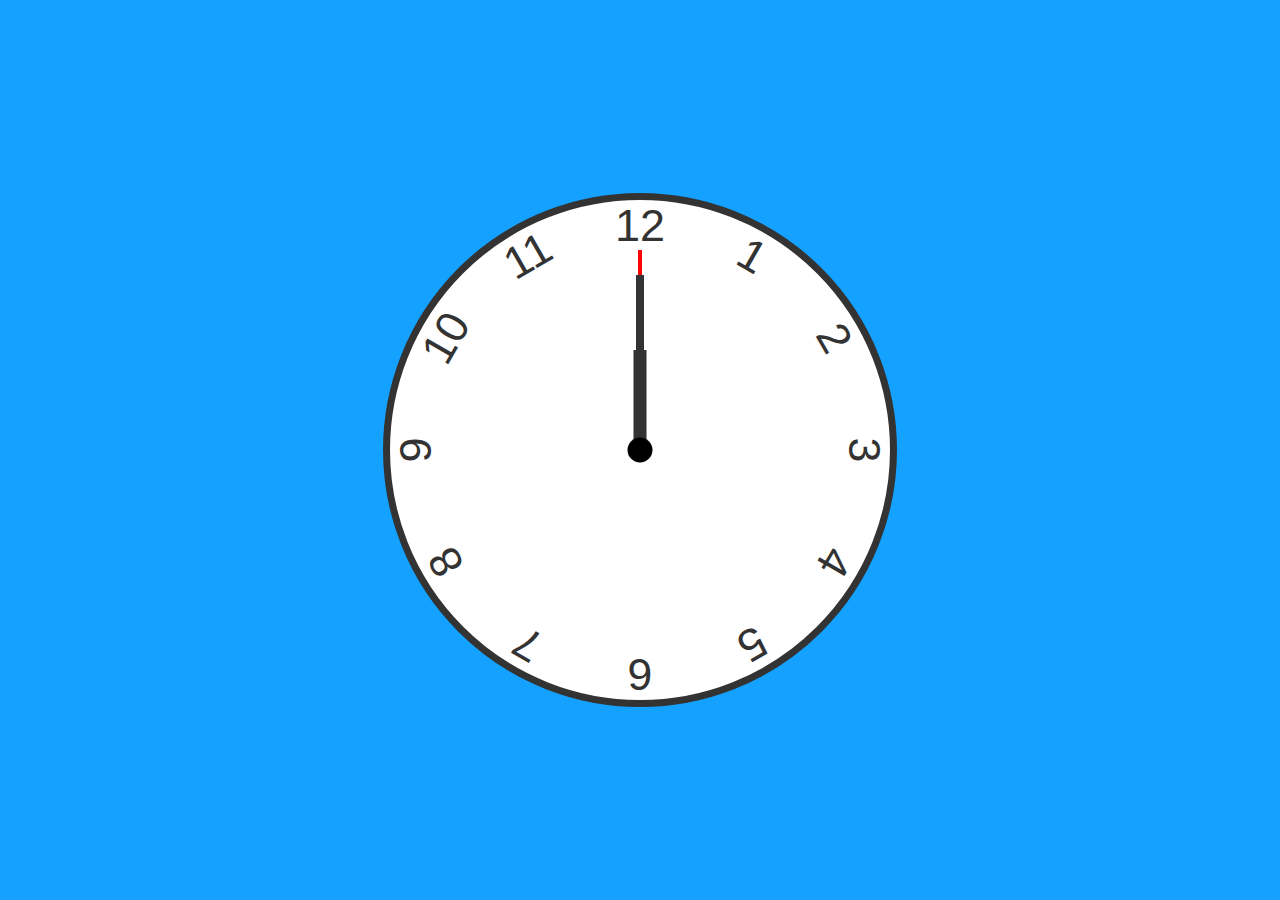
<file: projects/clock/index.html>
<!DOCTYPE html>
<html lang="en">
  <head>
    <meta charset="UTF-8">
    <meta name="viewport" content="width=device-width, initial-scale=1.0">
    <meta http-equiv="X-UA-Compatible" content="ie=edge">
    <title>Analog Clock</title>
    <link rel="stylesheet" href="styles.css">
  </head>
  <body>
    <div class="clock">
      <div class="num n1">1</div>
      <div class="num n2">2</div>
      <div class="num n3">3</div>
      <div class="num n4">4</div>
      <div class="num n5">5</div>
      <div class="num n6">6</div>
      <div class="num n7">7</div>
      <div class="num n8">8</div>
      <div class="num n9">9</div>
      <div class="num n10">10</div>
      <div class="num n11">11</div>
      <div class="num n12">12</div>

      <div class="hand hour"></div>
      <div class="hand minute"></div>
      <div class="hand second"></div>
    </div>

    <script src="main.js"></script>
  </body>
</html>
</file>
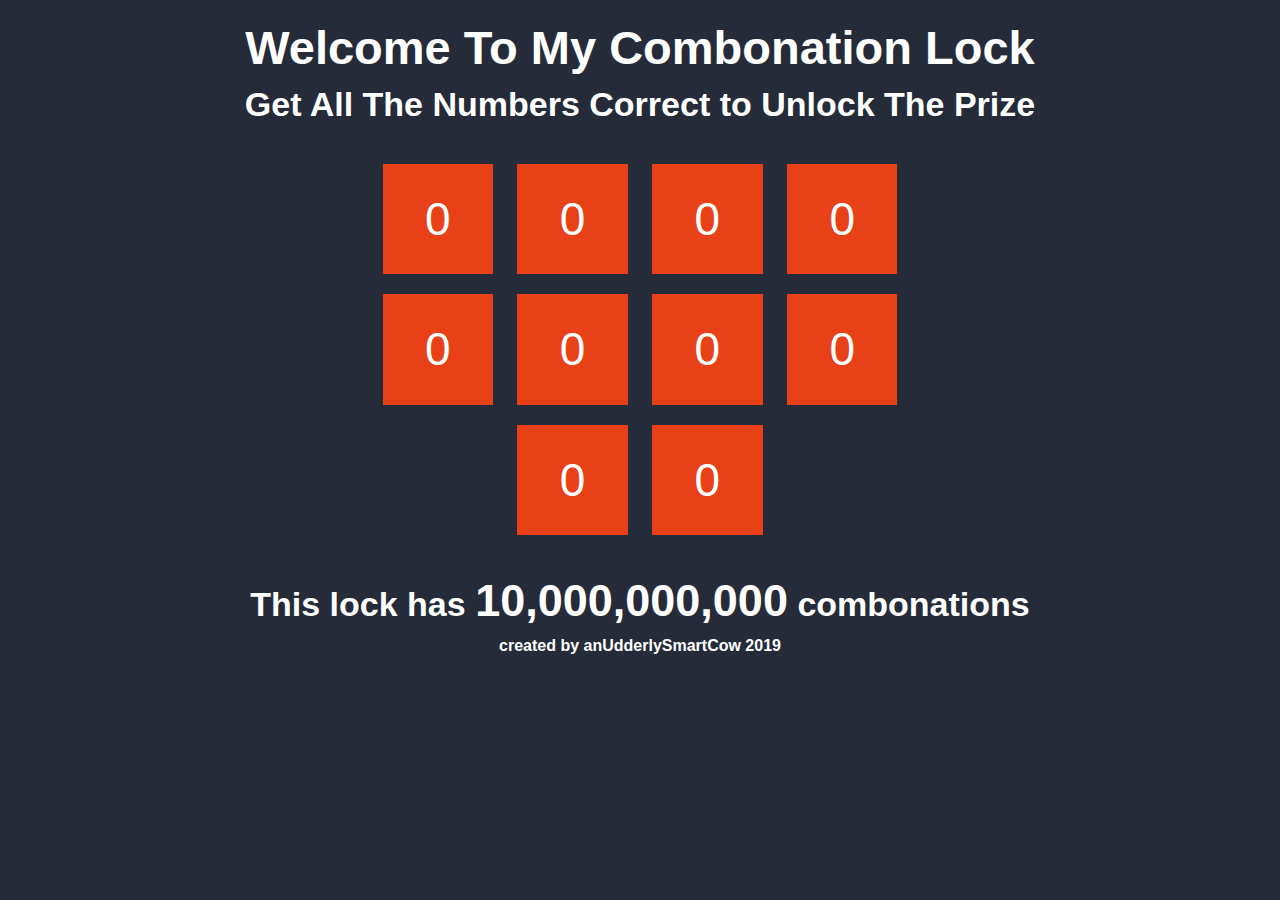
<file: projects/combo lock/index.html>
<!DOCTYPE html>
<html lang="en">
  <head>
    <meta charset="UTF-8">
    <meta name="viewport" content="width=device-width, initial-scale=1.0">
    <meta http-equiv="X-UA-Compatible" content="ie=edge">
    <title>Combonation Lock</title>
    <link href="styles.css" type="text/css" rel="stylesheet">
  </head>

  <body>
    <h1>Welcome To My Combonation Lock</h1>
    <h2>Get All The Numbers Correct to Unlock The Prize</h2>
    <div id="lock">
      <div class="num" id="d1" onclick="d1++">0</div>
      <div class="num" id="d2" onclick="d2++">0</div>
      <div class="num" id="d3" onclick="d3++">0</div>
      <div class="num" id="d4" onclick="d4++">0</div>
      <div class="num" id="d5" onclick="d5++">0</div>
      <div class="num" id="d6" onclick="d6++">0</div>
      <div class="num" id="d7" onclick="d7++">0</div>
      <div class="num" id="d8" onclick="d8++">0</div>
      <div class="num" id="d9" onclick="d9++">0</div>
      <div class="num" id="d10" onclick="d10++">0</div>
    </div>
    <h2>This lock has <span>10,000,000,000</span> combonations</h2>
    <h4>created by anUdderlySmartCow 2019</h4>

   <script>
      let digits = [document.getElementById('d1'), document.getElementById('d2'), document.getElementById('d3'),
              document.getElementById('d4'), document.getElementById('d5'), document.getElementById('d6'),
              document.getElementById('d7'), document.getElementById('d8'), document.getElementById('d9'),
              document.getElementById('d10')];
      let d1 = d2 = d3 = d4 = d5 = d6 = d7 = d8 = d9 = d10 = 0;
      
      let d1comb = Math.round(Math.random()*9);
      let d2comb = Math.round(Math.random()*9);
      let d3comb = Math.round(Math.random()*9);
      let d4comb = Math.round(Math.random()*9);
      let d5comb = Math.round(Math.random()*9);
      let d6comb = Math.round(Math.random()*9);
      let d7comb = Math.round(Math.random()*9);
      let d8comb = Math.round(Math.random()*9);
      let d9comb = Math.round(Math.random()*9);
      let d10comb = Math.round(Math.random()*9);
      setInterval(() => {
        digits[0].innerHTML = d1;
        digits[1].innerHTML = d2;
        digits[2].innerHTML = d3;
        digits[3].innerHTML = d4;
        digits[4].innerHTML = d5;
        digits[5].innerHTML = d6;
        digits[6].innerHTML = d7;
        digits[7].innerHTML = d8;
        digits[8].innerHTML = d9;
        digits[9].innerHTML = d10;
        
        if(d1 == 10) {d1 = 0}
        if(d2 == 10) {d2 = 0}
        if(d3 == 10) {d3 = 0}
        if(d4 == 10) {d4 = 0}
        if(d5 == 10) {d5 = 0}
        if(d6 == 10) {d6 = 0}
        if(d7 == 10) {d7 = 0}
        if(d8 == 10) {d8 = 0}
        if(d9 == 10) {d9 = 0}
        if(d10 == 10) {d10 = 0}
        
        if(d1 == d1comb && d2 == d2comb && d3 == d3comb && d4 == d4comb && d5 == d5comb && d6 == d6comb && d7 == d7comb && d8 == d8comb && d9 == d9comb && d10 == d10comb) {
          document.getElementById('lock').style.background = '#148d02';
        }
      }, 1000/60);
   </script>
  </body>
</html>
</file>
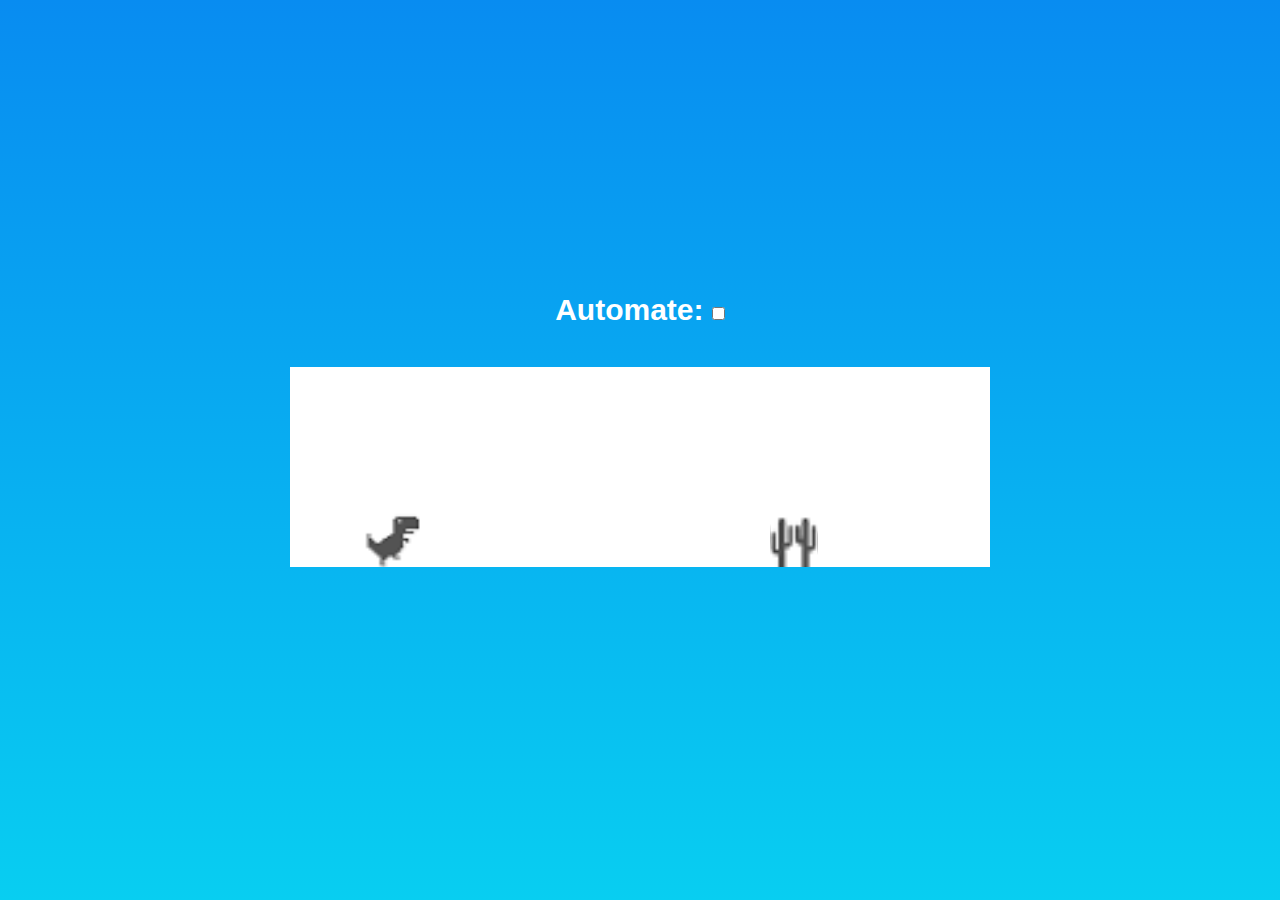
<file: projects/Dino Game/index.html>
<!DOCTYPE html>
<html lang="en">
  <head>
    <meta charset="UTF-8">
    <meta name="viewport" content="width=device-width, initial-scale=1.0">
    <title>Test</title>

    <style>
      * {
        margin: 0;
        padding: 0;
        font-family: sans-serif;
      }

      body {
        background: linear-gradient(#088cf1, #08cef1);
        height: 100vh;
        width: 100%;
        overflow: hidden;
        display: flex;
        flex-direction: column;
        align-items: center;
        justify-content: center;
      }

      #label  {
        font-size: 30px;
        color: white;
        font-weight: 700;
      }

      #auto {
        cursor: pointer;
      }

      #canvas {
        background: white;
        margin: 40px 0;
      }
    </style>
  </head>
  <body>
    <img src="./sprites.png" id="dino" style="display: none;">

    <label id="label">Automate: 
      <input type="checkbox" id="auto">
    </label>

    <canvas id="canvas"></canvas>

    <script src="./main.js"></script>
  </body>
</html>
</file>
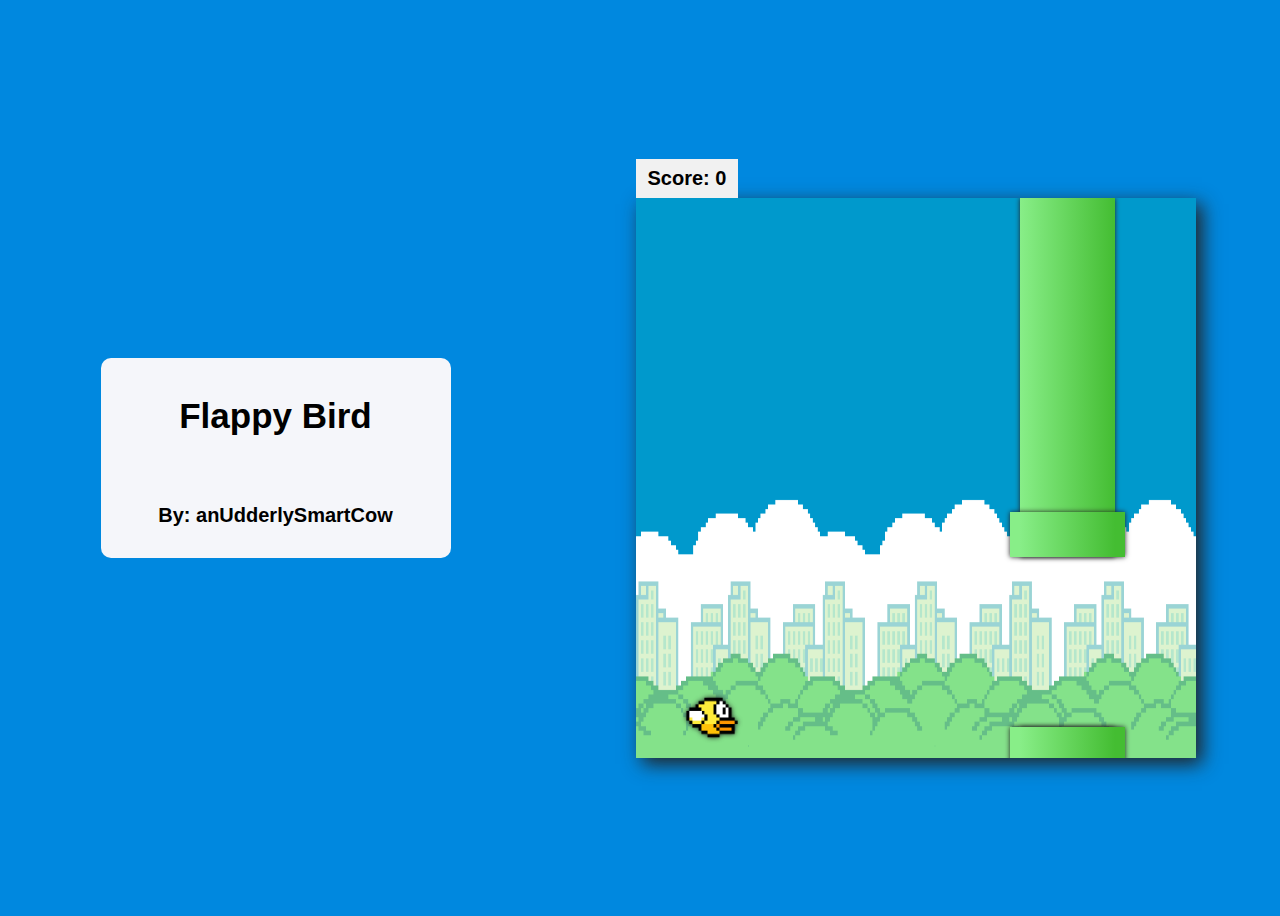
<file: projects/flappy bird/index.html>
<!DOCTYPE html>
<html>
  <head>
    <title>Flappy Bird</title>
    <style>
      body {
        background: #0088df;
        height: 100vh;
        width: 100%;
        display: flex;
        align-items: center;
        justify-content: space-around;
        font-family: Sans-Serif;
        overflow: hidden;
      }
      
      .header {
        width: 350px;
        height: 200px;
        background: #f5f6fa;
        display: flex;
        flex-direction: column;
        justify-content: space-around;
        align-items: center;
        border-radius: 10px;
      }
      
      .header h1 {
        font-size: 35px;
      }
      
      .header h2 {
        font-size: 20px;
      }
      
      #canvas {
        box-shadow: 6px 6px 18px 0 #232323;
        display: block;
      }
      
      #scoreCounter {
        background: #f1f1f1;
        padding: 0.4em 0.6em;
        display: inline-block;
        font-size: 20px;
        font-weight: 600;
        margin: 0;
      }
    </style>
  </head>
  <body>
    <section class="hiddenLoader" style="display: none;">
      <img id="bird" src="./bird.png">
      <img id="bg" src="./bg.png">
    </section>
    
    <section class="header">
      <h1>Flappy Bird</h1>
      <h2>By: anUdderlySmartCow</h2>
    </section>
    
    <section class="gameBox">
      <p id="scoreCounter">Score: 0</p>
      <canvas id="canvas" width="560" height="560"></canvas>
    </section>
    
    <script src="./bird.js"></script>
    <script src="./pipe.js"></script>
    <script src="./main.js"></script>
  </body>
</html>
</file>
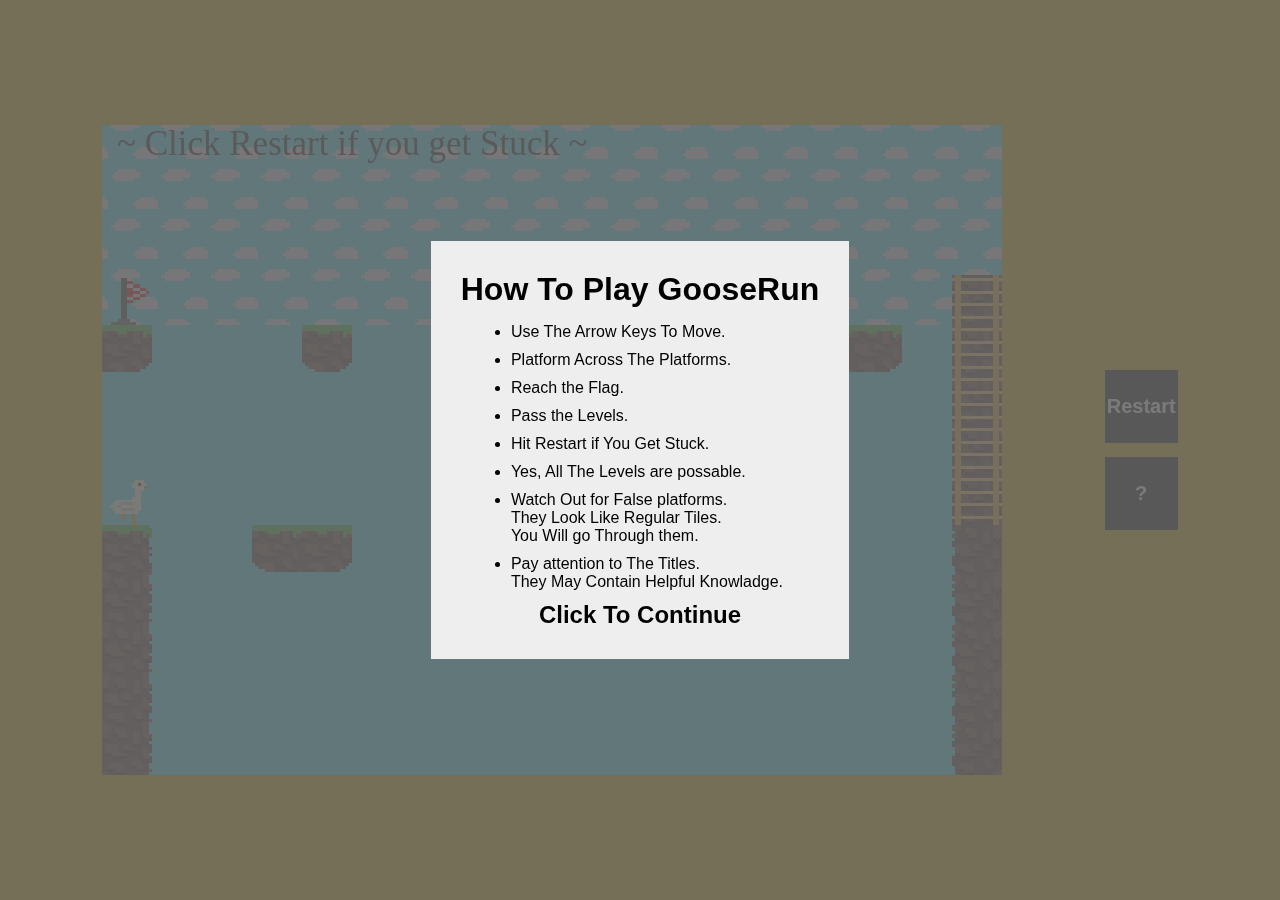
<file: projects/platformer/index.html>
<!DOCTYPE html>
<html lang="en">
  <head>
    <meta charset="UTF-8">
    <meta name="viewport" content="width=device-width, initial-scale=1.0">
    <title>Test</title>

    <style>
      * {
        margin: 0;
        padding: 0;
        font-family: Sans-Serif;
      }

      body {
        background: #da0;
        min-height: 100vh;
        width: 100%;
        display: flex;
        align-items: center;
        justify-content: space-evenly;
      }
      
      #buttons {
        display: flex;
        flex-direction: column;
        align-items: center;
        justify-content: space-between;
        width: 73px;
      }
      
      #reset, #how {
        background: #000;
        color: #fff;
        text-align: center;
        width: 100%;
        height: 73px;
        line-height: 73px;
        font-weight: 800;
        font-size: 20px;
        margin: 7px 0;
      }
      
      #popupbg {
        position: absolute;
        width: 100%;
        height: 100vh;
        background: #666d;
        display: flex;
        flex-direction: column;
        justify-content: center;
        align-items: center;
      }
      
      #popup {
        background: #eee;
        padding: 30px;
        text-align: center;
      }
      
      #popup ul {
        margin: 15px 0 0 14%;
        width: 86%;
        text-align: left;
      }
      
      #popup ul li {
        margin-bottom: 10px;
      }
    </style>
  </head>
  <body>
    <img class="loader" style="display: none;" src="./sprites.png">
    
    <canvas id="canvas"></canvas>
    <section id="buttons">
      <div id="reset" onclick="restart()">Restart</div>
      <div id="how" onclick="togglePopUp()">?</div>
    </section>
    
    <div id="popupbg" onclick="togglePopUp()">
      <div id="popup">
        <h1>How To Play GooseRun</h1>
        <ul>
          <li>Use The Arrow Keys To Move.</li>
          <li>Platform Across The Platforms.</li>
          <li>Reach the Flag.</li>
          <li>Pass the Levels.</li>
          <li>Hit Restart if You Get Stuck.</li>
          <li>Yes, All The Levels are possable.</li>
          <li>Watch Out for False platforms.<br>They Look Like Regular Tiles.<br>You Will go Through them.</li>
          <li>Pay attention to The Titles.<br>They May Contain Helpful Knowladge.</li>
        </ul>
        <h2>Click To Continue</h2>
      </div>
    </div>
    
    <script>
      let popUp = document.querySelector('#popupbg');
      let reset = document.querySelector('#reset');
    
      function togglePopUp() {
        if(popUp.style.display == 'none') {
          popUp.style.display = 'flex';
        } else {
          popUp.style.display = 'none';
        }
      }
      
      function restart() {
        game.player.x = levels[currentLevel].startX; game.player.y = levels[currentLevel].startY;
      }
    </script>
    
    <script src="levels.js"></script>
    <script src="./main.js"></script>
  </body>
</html>
</file>
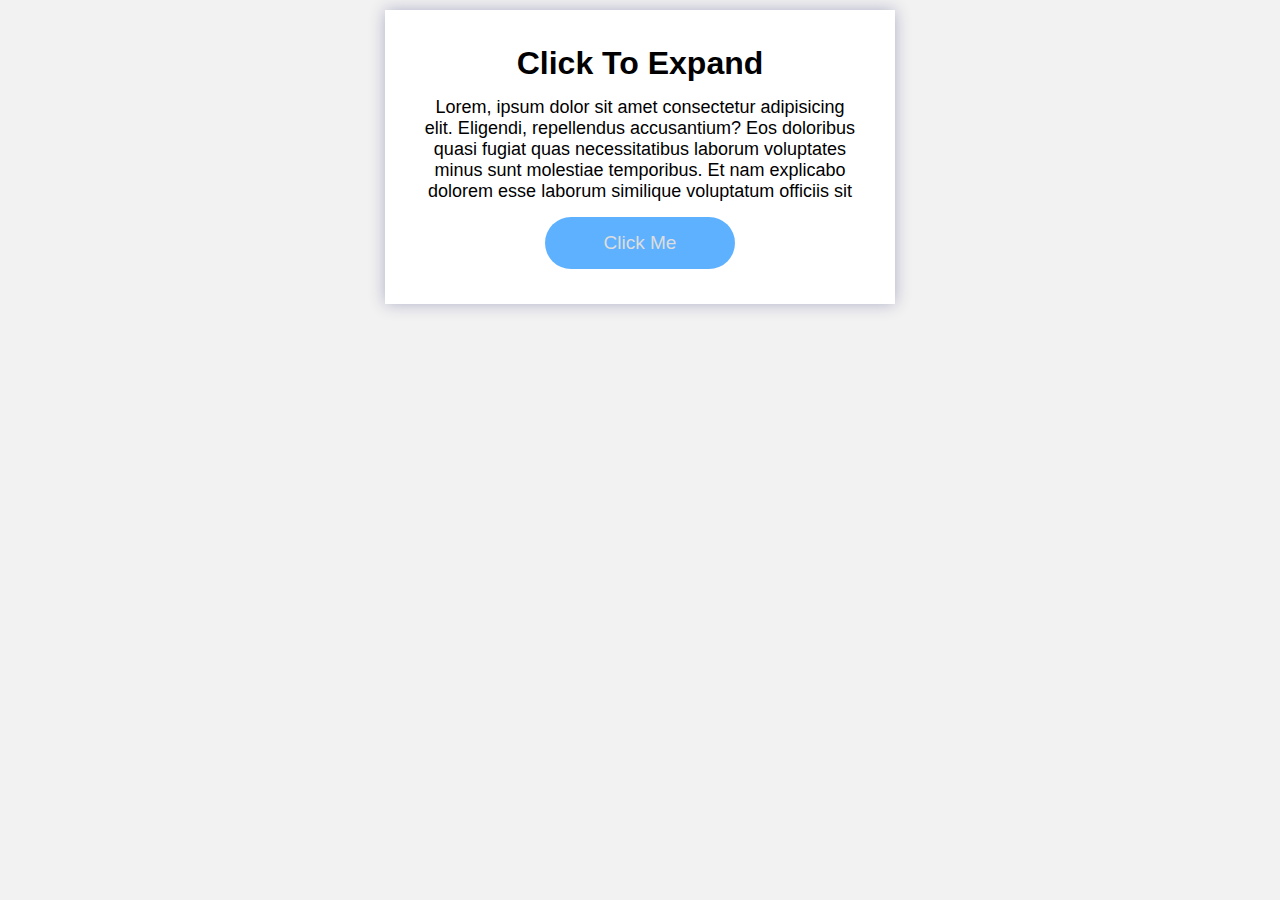
<file: projects/shrink and grow/index.html>
<!DOCTYPE html>
<html lang="en">
  <head>
    <meta charset="UTF-8">
    <meta name="viewport" content="width=device-width, initial-scale=1.0">
    <title>Expand On Click</title>

    <style>
      * {
        margin: 0;
        padding: 0;
        font-family: sans-serif;
      }

      body {
        background: #f2f2f2;
      }

      .box {
        width: 50%;
        max-width: 440px;
        margin: 10px auto;
        padding: 35px;
        box-shadow: 0 0 15px 0 #b0b0c8;
        text-align: center;
        background: white;
      }

      .box p {
        margin: 15px 0;
        font-size: 18px;
        overflow: hidden;
        height: 105px;
      }

      #sizeChanger {
        width: 40%;
        margin: 0 auto;
        padding: 15px 7px;
        border-radius: 50px;
        background: #2897ffbf;
        font-size: 19px;
        color: #ddd;
        transition: all 200ms ease-out;
      }

      #sizeChanger:hover {
        color: white;
        background: #0372dbff;
        transform: scale(1.02);
      }
    </style>
  </head>
  <body>
    <div class="box">
      <h1 class="header">Click To Expand</h1>
      <p id="text">Lorem, ipsum dolor sit amet consectetur adipisicing elit. Eligendi, repellendus accusantium? Eos doloribus quasi fugiat quas necessitatibus laborum voluptates minus sunt molestiae temporibus. Et nam explicabo dolorem esse laborum similique voluptatum officiis sit ducimus iste aperiam quaerat dignissimos unde ullam repellat possimus saepe adipisci, labore exercitationem non praesentium neque, quidem sed mollitia. Facilis aliquid atque exercitationem blanditiis nulla, odio obcaecati, doloribus corporis esse distinctio nihil deserunt nam saepe pariatur vitae impedit aut provident? Quas, aspernatur ipsum nobis magnam vero voluptatum architecto molestias maiores velit. Libero provident magni officia, facilis officiis accusamus nemo architecto error alias! Hic atque minus fugiat voluptas.</p>
      <div id="sizeChanger">Click Me</div>
    </div>

    <script src="main.js"></script>
  </body>
</html>
</file>
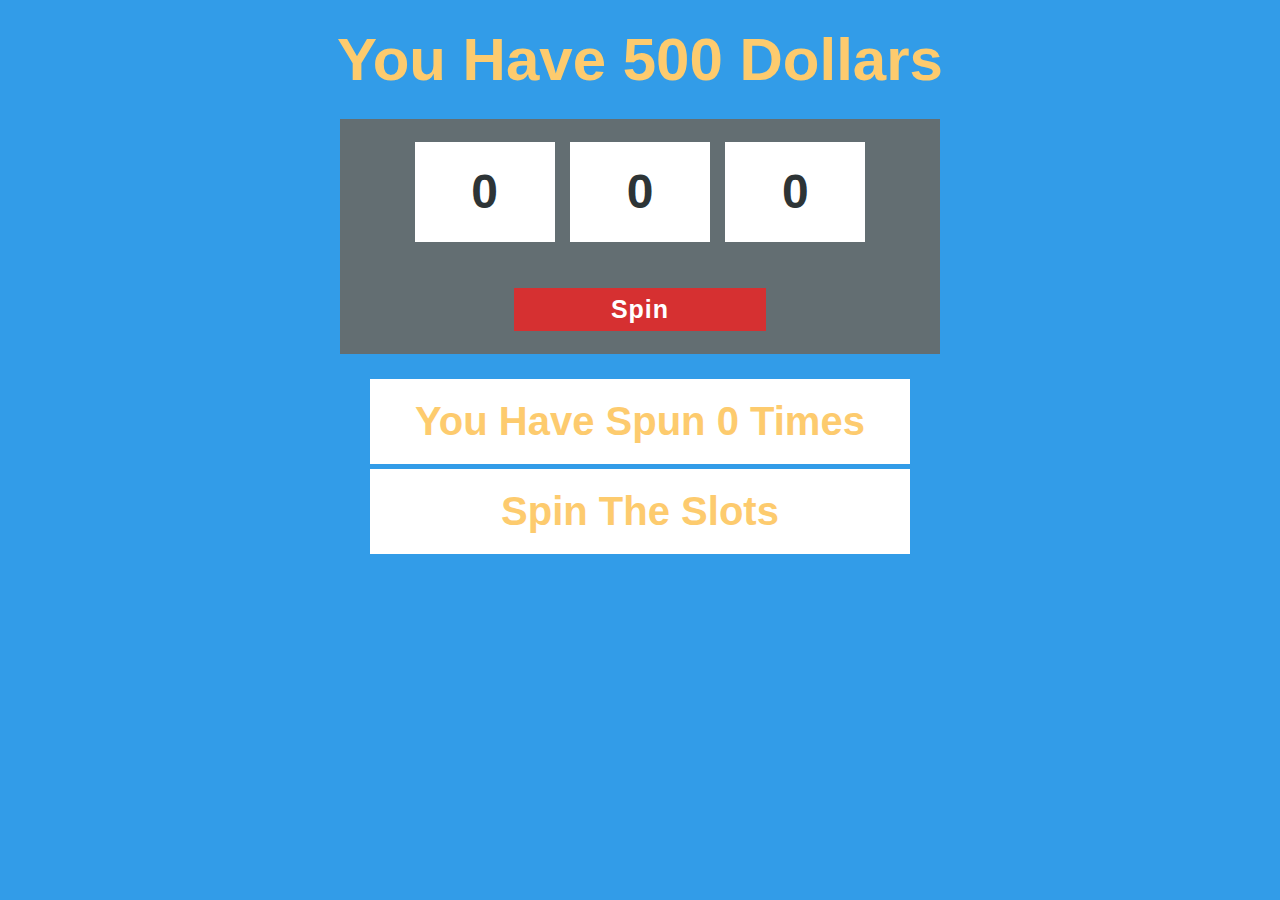
<file: projects/slot machine/index.html>
<!DOCTYPE html>
<html>
  <head>
    <title>The Slot Machine</title>
    <link href="styles.css" rel="stylesheet" type="text/css">
  </head>
  
  <body>
    <h1 id="moneyCount">You Have 500 Dollars</h1>
    
    <div id="machine">
      <div class="slot">0</div>
      <div class="slot">0</div>
      <div class="slot">0</div>
      <div class="spin" onclick="spin()">Spin</div>
    </div>
    
    <h2 id="spinCount">You Have Spun 0 Times</h2>
    <h2 id="results">Spin The Slots</h2>
    
    <script>
      const slots = document.getElementsByClassName('slot');
      const Mcount = document.getElementById('moneyCount');
      const Scount = document.getElementById('spinCount');
      const Rtracker = document.getElementById('results');
      let money = 500;
      let spins = 0;
      let vals = [];
      
      for(let i = 0; i < 100; i ++) {
        console.log(`hello from hippo ${i}`);
      }
      
      function spin() {
        if(money >= 10) {
        //asigning new values
          for(let slot in slots) {
            vals.push(Math.round(Math.random()*9));
            slots[slot].innerHTML = vals[slot];
          }
          
        //win/loss detection
          if(vals[0] == vals[1] || vals[0] == vals[2] || vals[1] == vals[2]) {
            money += 20;
            Rtracker.innerHTML = 'You Won 20 dollars!!';
          } else if(vals[0] == vals[1] && vals[0] == vals[2] && vals[1] == vals[2]) {
            money += 100000;
            Rtracker.innerHTML = 'You Won The Jackpot of 100000 dollars!!';
          } else {
            Rtracker.innerHTML = 'You Lost';
          }
          
        //changing the variables
          vals = [];
          money -= 10;
          spins ++;
          
        //grabbing the DOM elements
          Mcount.innerHTML = `You Have ${money} Dollars`;
          Scount.innerHTML = `You Have Spun ${spins} Times`;
        } else {
          document.getElementById('machine').innerHTML = 'Oh noooo!!<br>You Went Bankrupt.';
        }
      }
    </script>
  </body>
</html>
</file>
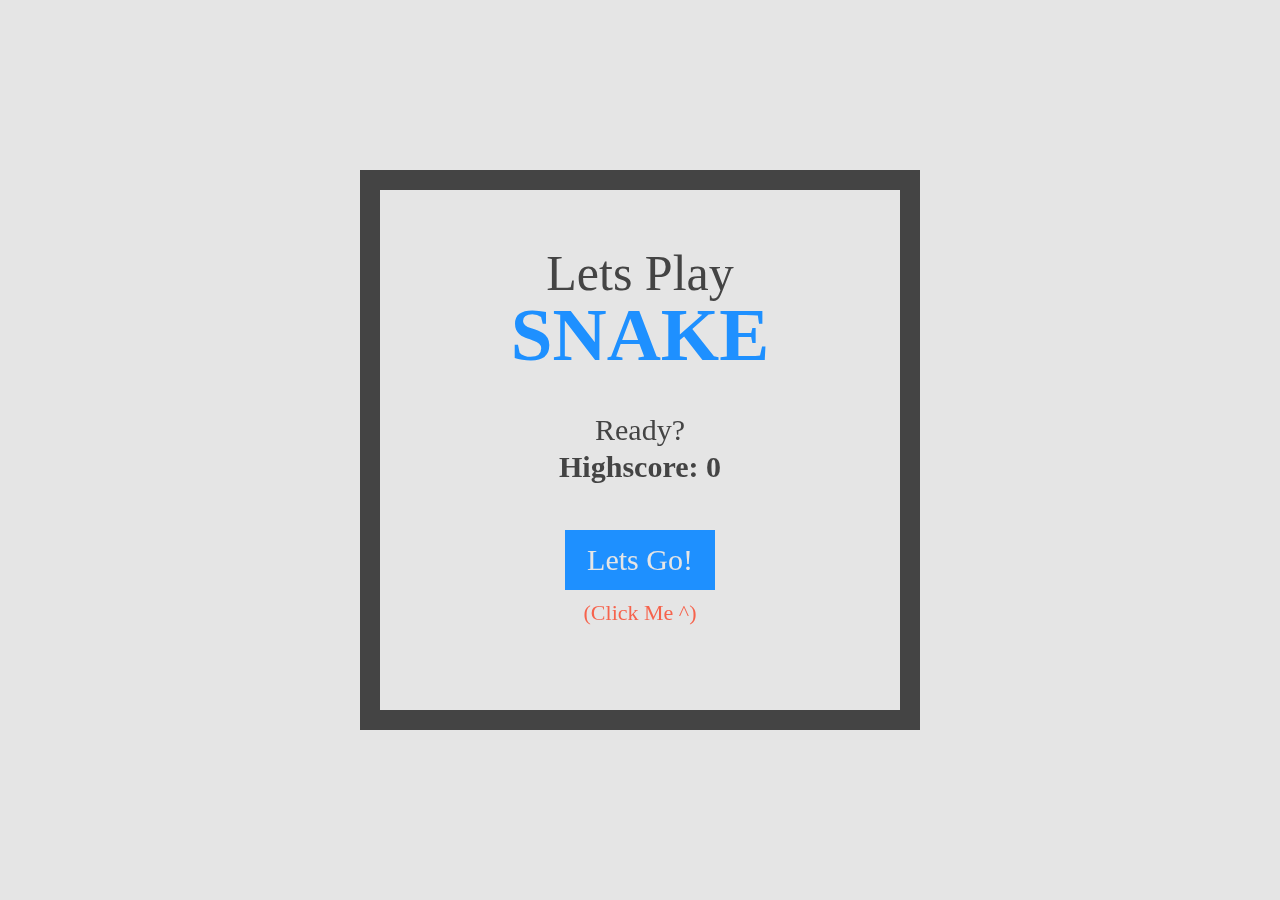
<file: projects/snake 2.0/index.html>
<!DOCTYPE html>
<html>
  <head>
    <title>Snake Game | glitchedGoose()</title>
    
    <style>
      * {
        margin: 0;
        padding: 0;
      }
      
      body {
        min-height: 100vh;
        display: flex;
        flex-direction: column;
        align-items: center;
        justify-content: space-evenly;
        background: #e5e5e5;
      }
      
      canvas {
        border: 20px solid #444;
      }
    </style>
  </head>
  <body>
    <canvas width="520" height="520"></canvas>
    
    <script src="./apple.js"></script>
    <script src="./snake.js"></script>
    <script src="./main.js"></script>
  </body>
</html>
</file>
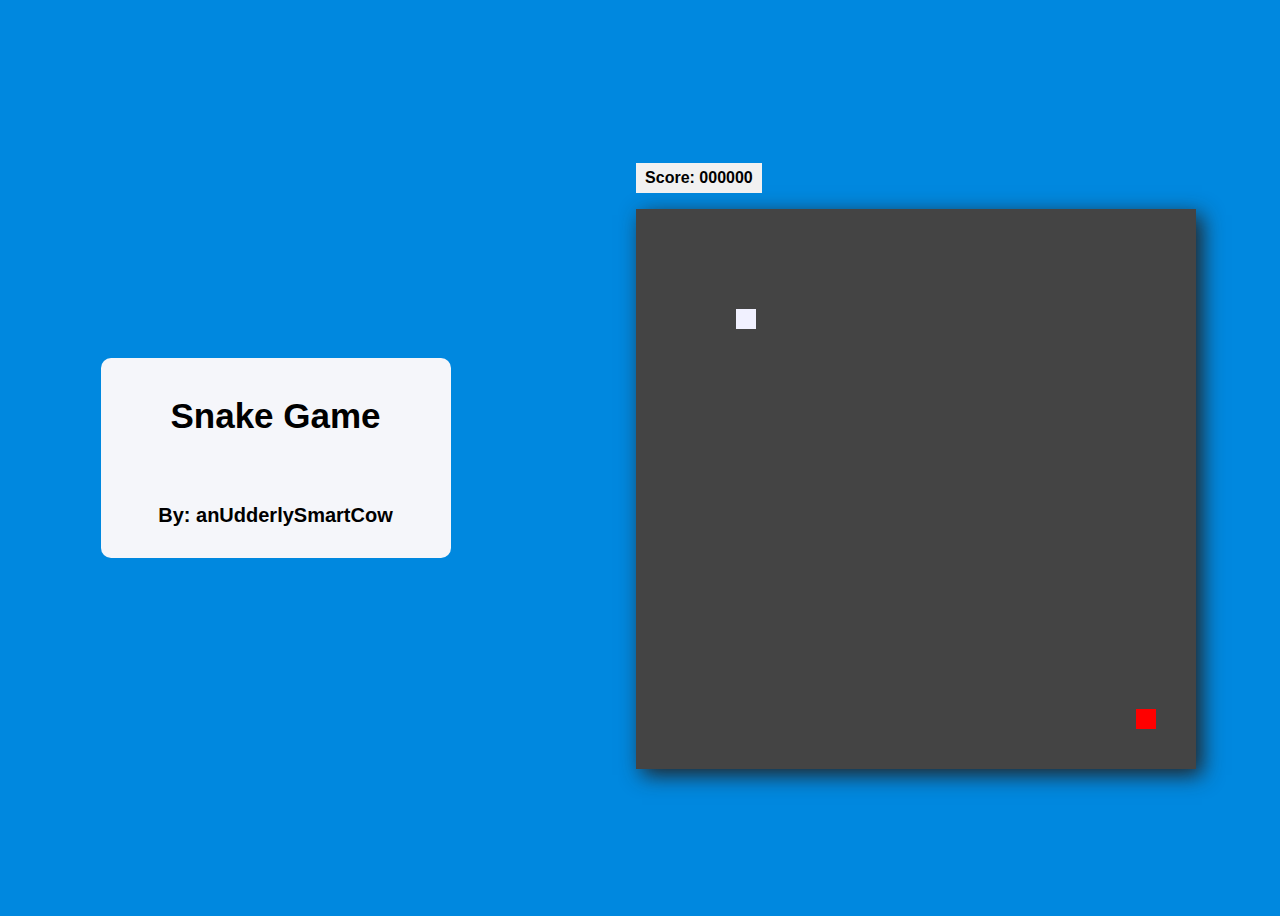
<file: projects/snake/index.html>
<!DOCTYPE html>
<html>
  <head>
    <title>Snake Game</title>
    <style>
      body {
        background: #0088df;
        height: 100vh;
        width: 100%;
        display: flex;
        align-items: center;
        justify-content: space-around;
        font-family: Sans-Serif;
        overflow: hidden;
      }
      
      .header {
        width: 350px;
        height: 200px;
        background: #f5f6fa;
        display: flex;
        flex-direction: column;
        justify-content: space-around;
        align-items: center;
        border-radius: 10px;
      }
      
      .header h1 {
        font-size: 35px;
      }
      
      .header h2 {
        font-size: 20px;
      }
      
      #canvas {
        background: #444;
        box-shadow: 6px 6px 20px 0 #232323;
        display: block;
      }
      
      #scoreCounter {
        background: #f1f1f1;
        padding: 0.4em 0.6em;
        display: inline-block;
        font-weight: 600;
      }
    </style>
  </head>
  <body>
    <section class="header">
      <h1>Snake Game</h1>
      <h2>By: anUdderlySmartCow</h2>
    </section>
    
    <section class="gameBox">
      <p id="scoreCounter">Score: 000000</p>
      <canvas id="canvas" width="560" height="560"></canvas>
    </section>
    
    <script src="apple.js"></script>
    <script src="snake.js"></script>
    <script src="main.js"></script>
  </body>
</html>
</file>
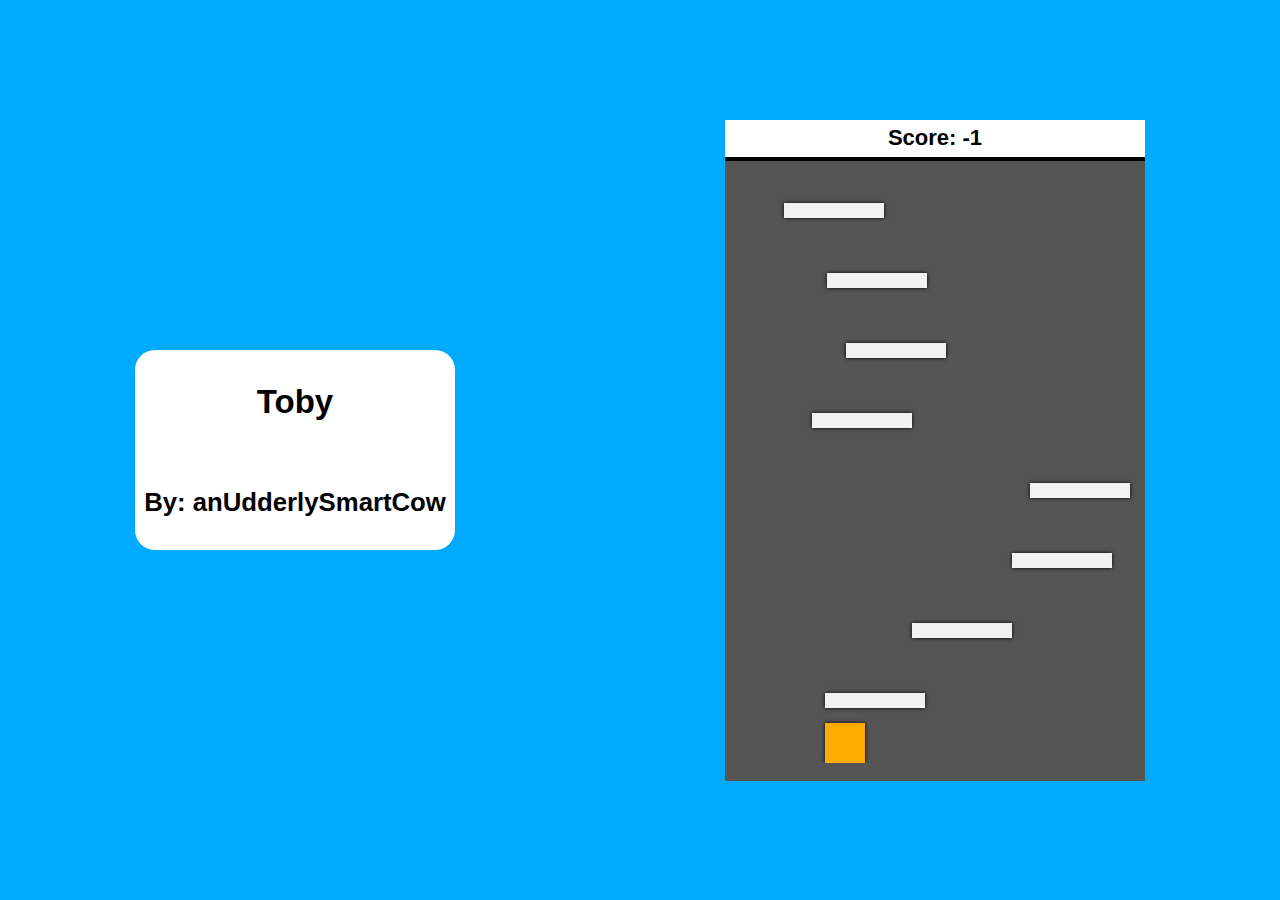
<file: projects/Toby/index.html>
<!DOCTYPE html>
<html>
  <head>
    <title>Toby | A platformer</title>
    
    <style>
      * {
        margin: 0;
        padding: 0;
        font-family: Sans-Serif;
      }
      
      body {
        width: 100%;
        height: 100vh;
        overflow: hidden;
        background: #0af;
        display: flex;
        align-items: center;
        justify-content: space-around;
      }
      
      .infoBox {
        width: 320px;
        height: 200px;
        display: flex;
        align-items: center;
        justify-content: space-around;
        flex-direction: column;
        background: #fff;
        border-radius: 20px;
        font-size: 22px;
      }
      
      
      .con {
        font-size: 22px;
        font-weight: 600
      }
      
      #gameBox {
        width: 420px;
        height: 620px;
        overflow: hidden;
        background: #555;
        text-align: center;
        line-height: 50px;
      }
      
      #gameBox h2 {
        color: #fa0;
        font-size: 65px;
        margin: 30px 0;
        letter-spacing: 1px;
      }
      
      #gameBox h3 {
        color: white;
        font-size: 50px;
      }
      
      #score {
        background: #fff;
        padding: 0.25em 0.5em;
        border-bottom: 4px solid black;
        text-align: center;
      }
    </style>
  </head>
  <body>
    <div class="infoBox">
      <h2>Toby</h2>
      <h3>By: anUdderlySmartCow</h3>
    </div>
    
    <div class="con">
      <div id="score">Score: 0</div>
      <div id="gameBox">
        <canvas id="canvas" width="420" height="10000"></canvas>
      </div>
    </div>
    
    <script src="./toby.js"></script>
    <script src="./platform.js"></script>
    <script src="./main.js"></script>
  </body>
</html>
</file>
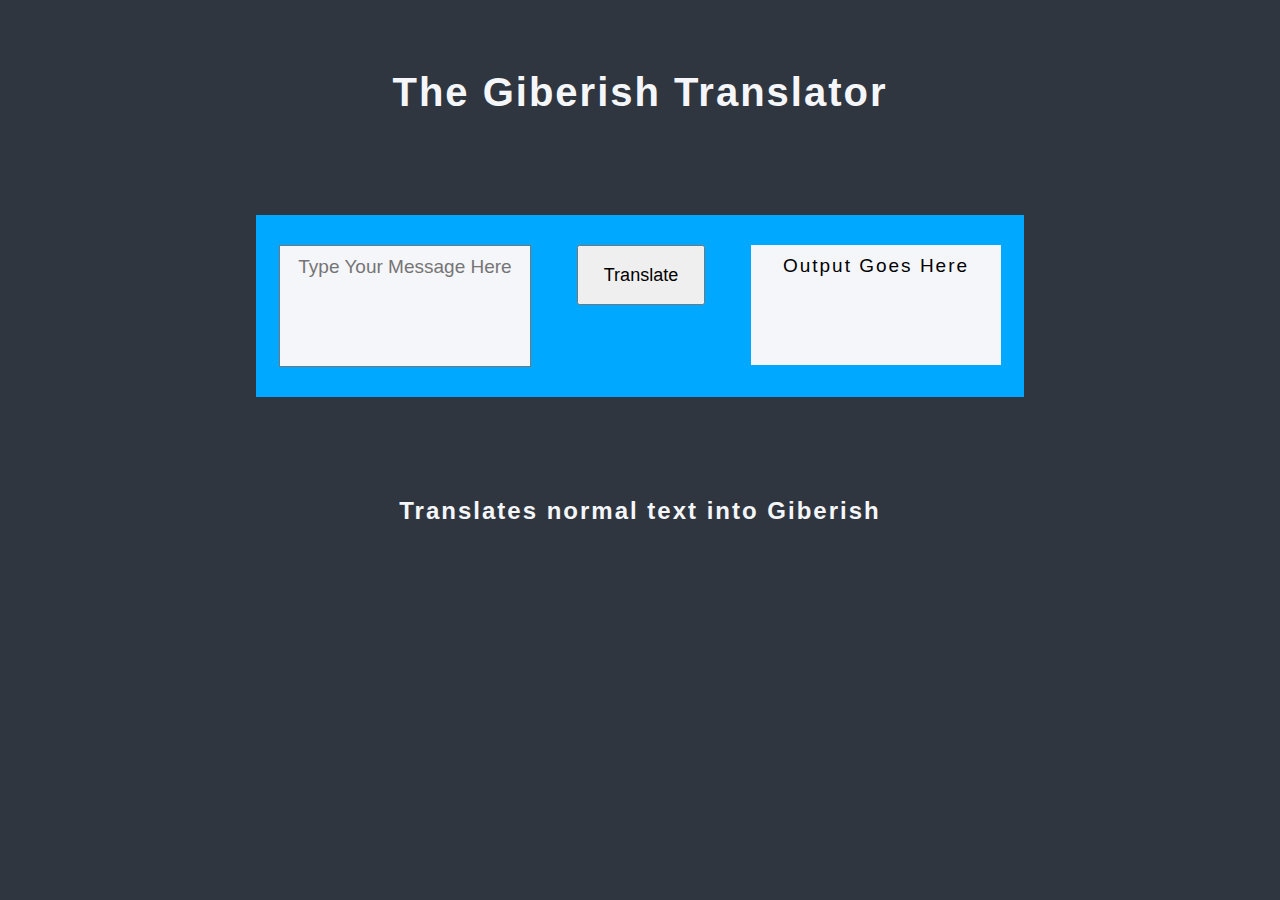
<file: projects/translator/index.html>
<!DOCTYPE html>
<html>
  <head>
    <link href="styles.css" rel="stylesheet" type="text/css">
    <title>Translate Text</title>
  </head>
  <body>
    <h1>The Giberish Translator</h1>
    
    <div class="con">
      <textarea id="input" value="" placeholder="Type Your Message Here"></textarea>
      <button id="go" onclick="encript()">Translate</button>
      <h2 id="output">Output Goes Here</h2>
    </div>
    
    <h2>Translates normal text into Giberish</h2>
    
    <script src="main.js"></script>
  </body>
</html>
</file>
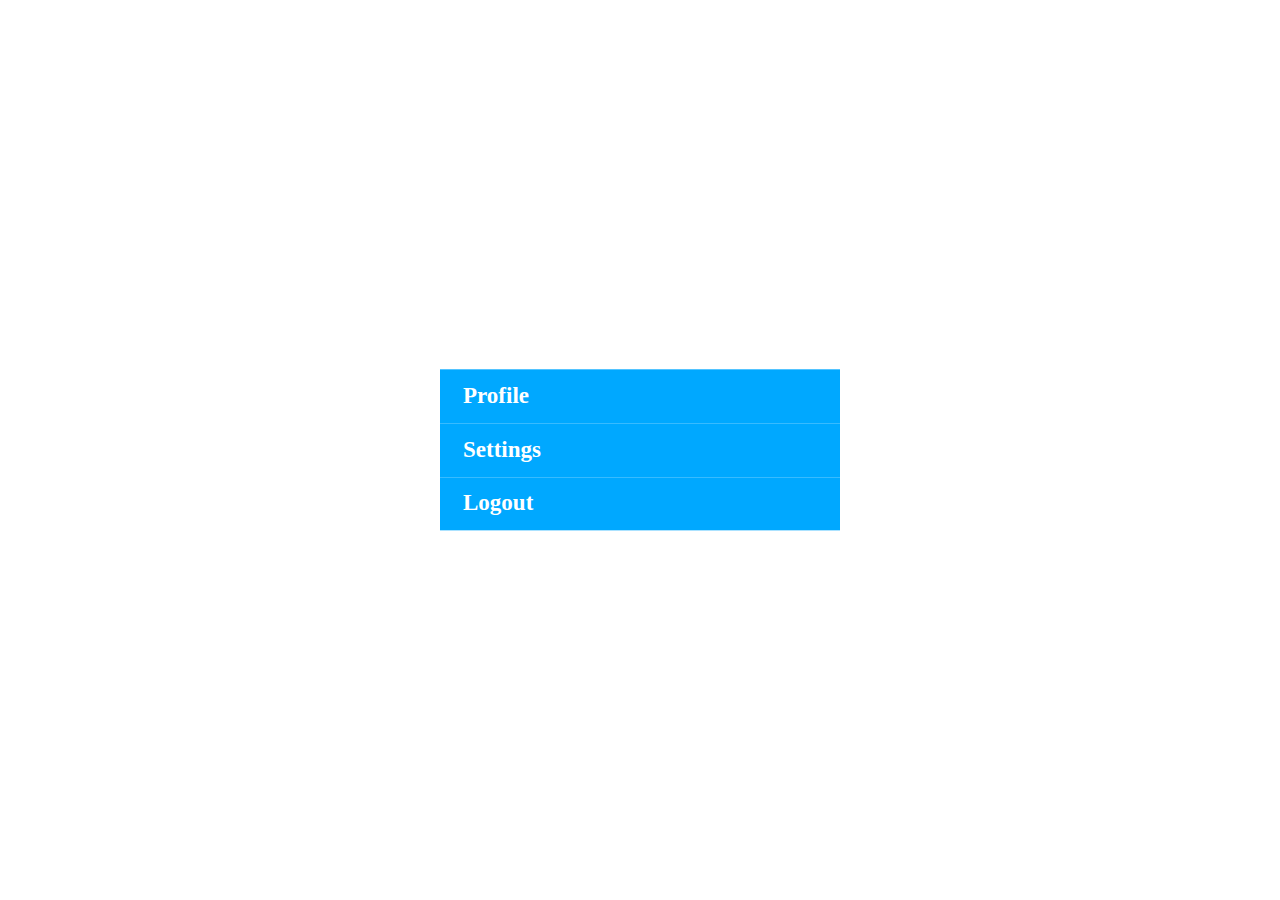
<file: projects/acordian-menu.html>
<!DOCTYPE html>
<html>
  <head>
    <style>
      * {
        margin: 0;
        padding: 0;
        list-style: none;
        color: white;
      }

      .menu {
        position: absolute;
        left: 50%;
        top: 50%;
        transform: translate(-50%, -50%);
        width: 400px;
      }

      h2 {
        background: #00a8ff;
        padding: 0.3em 1em;
        font-size: 23px;
        height: 40px;
        line-height: 40px;
      }

      .item {
        background: #353b48;
        padding: 0.5em 0.9em;
        font-size: 0px;
        height: 0px;
        line-height: 30px;
        color: transparent;
        transition: 0.6s;
      }

      .con:hover .item {
        font-size: 18px;
        height: 30px;
        color: white;
      }
    </style>
  </head>

  <body>
    <div class="menu">
      <div class="con">
        <h2>Profile</h2>
        <div class="item">one</div>
        <div class="item">two</div>
        <div class="item">three</div>
      </div>

      <div class="con">
        <h2>Settings</h2>
        <div class="item">one</div>
        <div class="item">two</div>
        <div class="item">three</div>
      </div>

      <div class="con">
        <h2>Logout</h2>
      </div>
    </div>
  </body>
</html>
</file>
<file: projects/clock/styles.css>
* {
  margin: 0;
  padding: 0;
}

body {
  background: #14a1ff;
  height: 100vh;
  width: 100%;
  display: flex;
  justify-content: center;
  align-items: center;
}

.clock {
  width: 500px;
  height: 500px;
  position: relative;
  border-radius: 50%;
  border: 7px solid #333;
  background: white;
}

.clock::after {
  content: '';
  position: absolute;
  top: 50%;
  left: 50%;
  transform: translate(-50%, -50%);
  width: 25px;
  height: 25px;
  border-radius: 50%;
  background: black;
  z-index: 15;
}

.num {
  --rotateAmnt: 0;
  position: absolute;
  width: 100%;
  height: 100%;
  text-align: center;
  font-size: 45px;
  font-family: sans-serif;
  transform: rotate(var(--rotateAmnt));
  color: #333;
}

.n1 {--rotateAmnt: 30deg;}
.n2 {--rotateAmnt: 60deg;}
.n3 {--rotateAmnt: 90deg;}
.n4 {--rotateAmnt: 120deg;}
.n5 {--rotateAmnt: 150deg;}
.n6 {--rotateAmnt: 180deg;}
.n7 {--rotateAmnt: 210deg;}
.n8 {--rotateAmnt: 240deg;}
.n9 {--rotateAmnt: 270deg;}
.n10 {--rotateAmnt: 300deg;}
.n11 {--rotateAmnt: 330deg;}

.hand {
  --handrotate: 0;
  position: absolute;
  bottom: 50%;
  left: 50%;
  transform-origin: bottom; 
  transform: translateX(-50%) rotate(calc(var(--handrotate) * 1deg));
}

.hour {
  /* --handrotate: 0; */
  height: 20%;
  width: 13px;
  background: #333;
  z-index: 10;
}

.minute {
  /* --handrotate: 0; */
  height: 35%;
  width: 8px;
  background: #333;
  z-index: 5;
}

.second {
  /* --handrotate: 0; */
  height: 40%;
  width: 4px;
  background: red;
  z-index: 1;
}
</file>
<file: projects/combo lock/styles.css>
* {
  margin: 0;
  padding: 0;
  font-family: sans-serif;
  color: white;
}

body {
  background: #252b38;
  text-align: center;
  padding: 20px
}

h1 {
  font-size: 47px;
}

h2 {
  font-size: 34px;
  margin: 10px;
}

span {
  font-size: 45px;
}

#lock {
  width: 50%;
  margin: 20px auto;
  padding: 10px 0;
}

.num {
  background: #e84118;
  font-size: 46px;
  display: inline-block;
  width: 2.4em;
  height: 2.4em;
  line-height: 2.4em;
  margin: 10px;
}
</file>
<file: projects/slot machine/styles.css>
* {
  margin: 0;
  padding: 0;
  font-family: sans-serif;
}

body {
  background: #329ce8;
  padding: 25px;
  text-align: center;
}

h1 {
  font-size: 60px;
  color: #fdcb6e;
}

h2 {
  font-size: 40px;
  background: white;
  color: #fdcb6e;
  padding: 20px;
  max-width: 500px;
  margin: 5px auto;
}

#machine {
  background: #636e72;
  padding: 23px;
  margin: 25px auto;
  width: 45%;
  font-size: 55px;
  font-weight: 600;
  color: white;
}

.slot {
  position: relative;
  overflow: hidden;
  background: white;
  display: inline-block;
  width: 140px;
  height: 100px;
  line-height: 100px;
    color: #2d3436;
  font-size: 48px;
  font-weight: 600;
}

.spin {
  background: #d63031;
  width: 40%;
  padding: 7px 15px;
  font-size: 25px;
  margin: 0 auto;
  margin-top: 33px;
  letter-spacing: 1px;
  cursor: pointer;
  transition: transform 200ms ease-out;
}

.spin:hover {
  transform: scale(1.1);
}
</file>
<file: projects/translator/styles.css>
* {
  margin: 0;
  padding: 0;
  font-family: Sans-Serif;
}

body {
  background: #2f3640;
  text-align: center;
}

h1, h2 {
  color: #f5f6fa;
  letter-spacing: 2px;
}

h1 {
  margin-top: 70px;
  font-size: 40px;
}

.con {
  display: flex;
  flex-wrap: wrap;
  justify-content: space-around;
  margin: 100px auto;
  padding: 30px 0;
  width: 60%;
  min-width: 500px;
  background: #00a8ff;
}

#input, #output {
  background: #f5f6fa;
  padding: 10px;
  width: 30%;
  height: 100px;
  font-size: 19px;
  text-align: center;
  font-weight: 500;
  overflow: auto;
  color: black;
}

#input {
  resize: none;
}

#go {
  height: 60px;
  padding: 0 25px;
  font-size: 18px;
}


@media screen and (max-width: 550px) {
  h1 {
    margin: 30px;
  }
  
  .con {
    min-width: 250px;
    flex-direction: column;
    padding: 25px 15px;
    margin: 30px auto;
  }
  
  #input, #output {
    margin: 0 auto;
    width: 80%;
  }
  
  #go {
    width: 65%;
    margin: 25px auto;
  }
}
</file>
